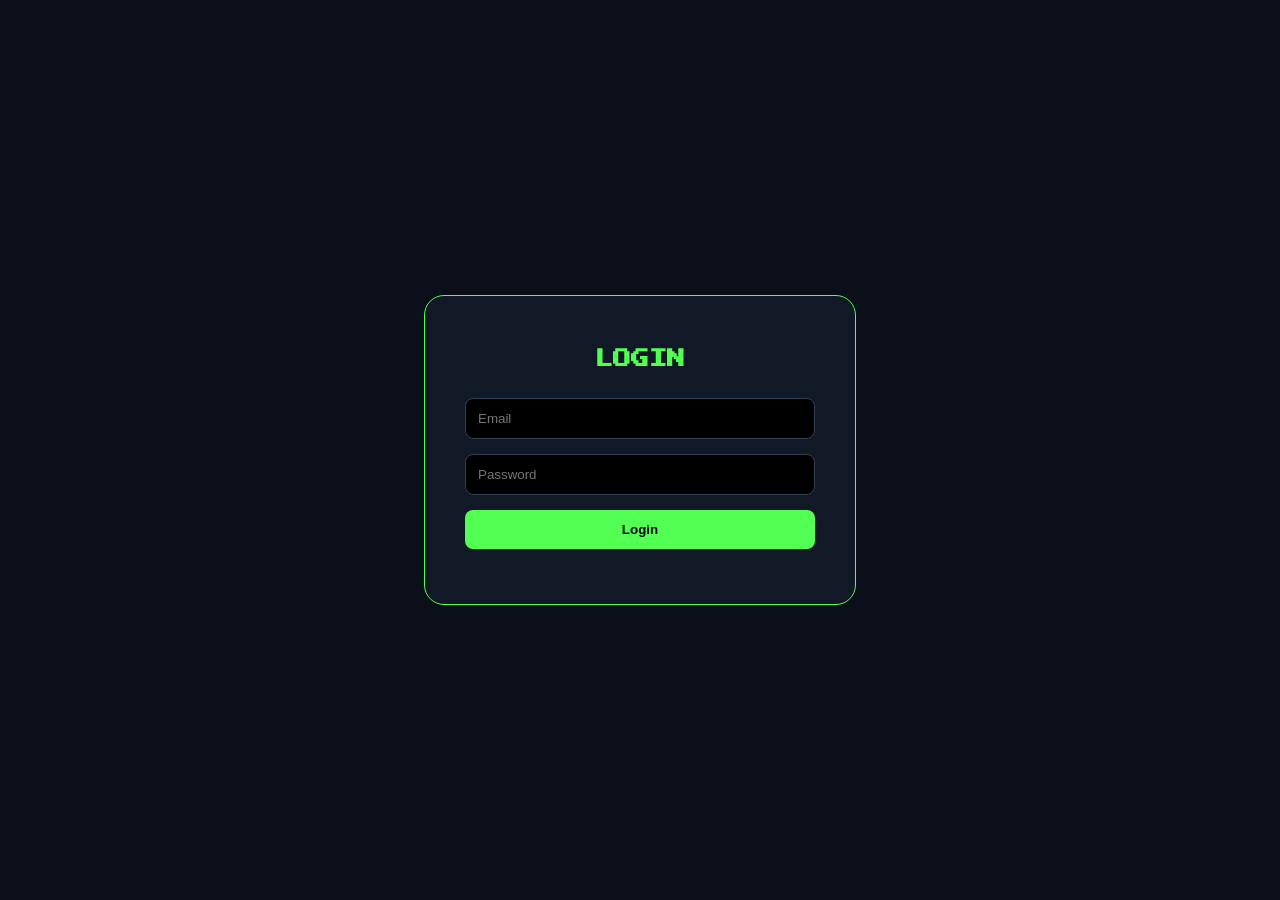
<file: login.html>
<!DOCTYPE html>
<html lang="en">
<head>
    <meta charset="UTF-8">
    <title>MineClub - Login</title>
    <style>
        @import url('https://fonts.googleapis.com/css2?family=Roboto:wght@400;700&family=Press+Start+2P&display=swap');
        body { margin: 0; background: #0b0f19; height: 100vh; display: flex; justify-content: center; align-items: center; font-family: 'Roboto', sans-serif; color: white; }
        .box { background: rgba(30, 41, 59, 0.4); padding: 40px; border-radius: 20px; border: 1px solid #52FF52; width: 350px; text-align: center; backdrop-filter: blur(10px); }
        .title { font-family: 'Press Start 2P', cursive; color: #52FF52; font-size: 18px; margin-bottom: 30px; }
        input { width: 100%; padding: 12px; margin-bottom: 15px; background: #000; border: 1px solid #334155; color: #fff; border-radius: 8px; box-sizing: border-box; outline: none; }
        .btn { width: 100%; background: #52FF52; color: #000; border: none; padding: 12px; border-radius: 8px; font-weight: bold; cursor: pointer; }
    </style>
</head>
<body>
    <div class="box">
        <h2 class="title">LOGIN</h2>
        <form id="loginForm">
            <input type="email" id="email" placeholder="Email" required>
            <input type="password" id="pass" placeholder="Password" required>
            <button type="submit" class="btn">Login</button>
        </form>
        <div id="status" style="margin-top:15px; font-size:12px;"></div>
    </div>

    <script>
        document.getElementById('loginForm').onsubmit = async function(e) {
            e.preventDefault();
            const email = document.getElementById('email').value;
            const pass = document.getElementById('pass').value;
            const res = await fetch("https://minecore2026-default-rtdb.firebaseio.com/accounts.json");
            const data = await res.json();
            
            let user = Object.values(data || {}).find(u => u.email === email && u.password === pass);
            
            if (user) {
                // حفظ البيانات في المتصفح للأبد (حتى يسوي Logout)
                localStorage.setItem('minecore_user', JSON.stringify(user));
                window.location.href = "index.html";
            } else {
                document.getElementById('status').innerText = "Wrong email or password!";
            }
        };
    </script>
</body>
</html>
</file>
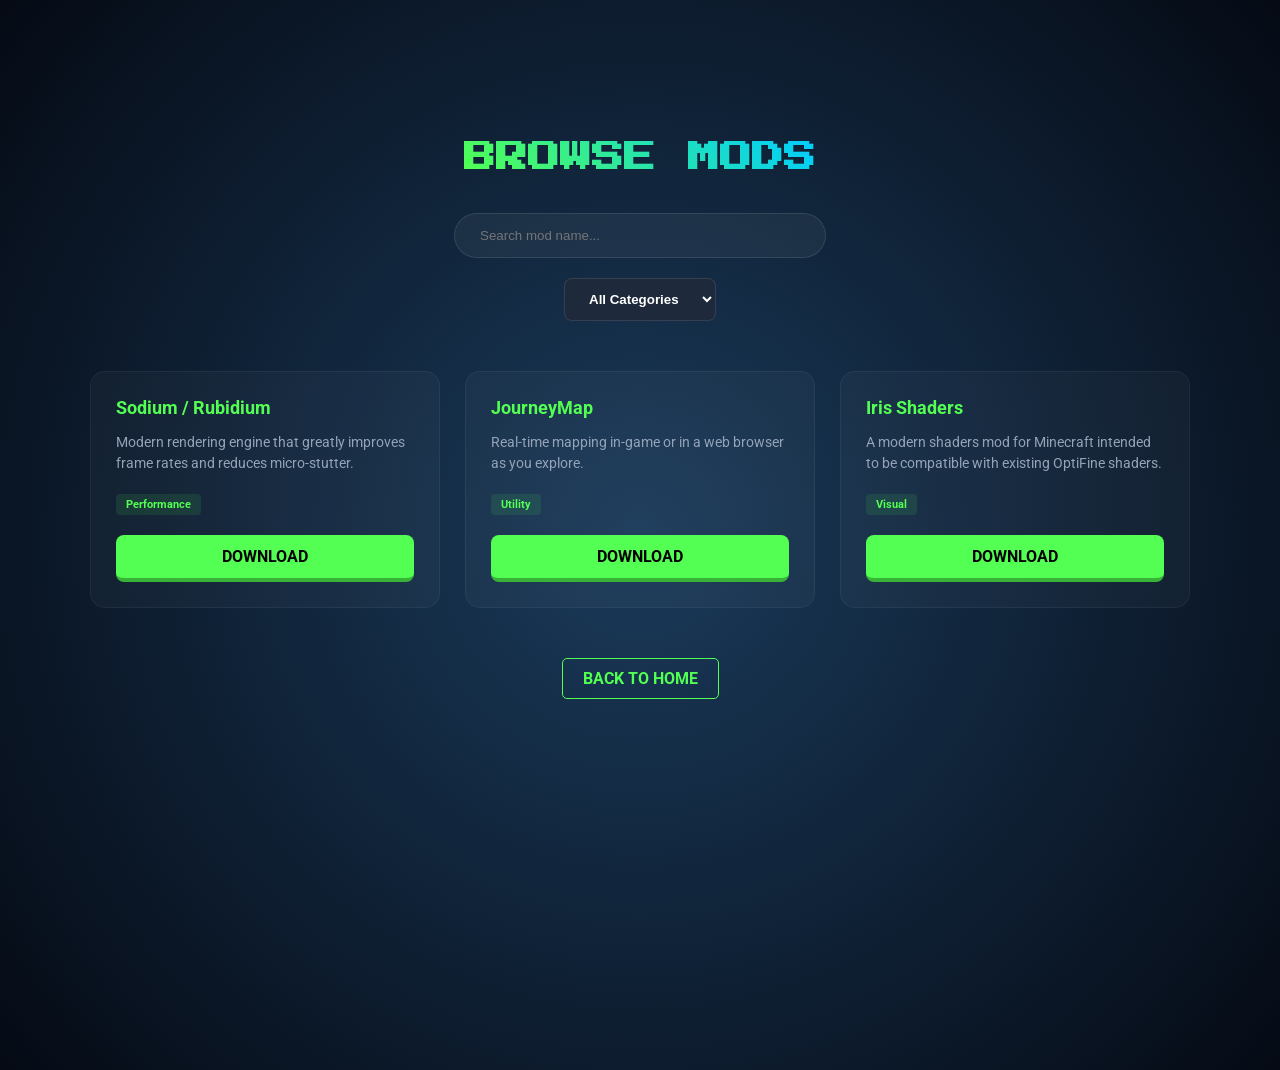
<file: mods.html>
<!DOCTYPE html>
<html lang="en">
<head>
    <meta charset="UTF-8">
    <meta name="viewport" content="width=device-width, initial-scale=1.0">
    <link rel="icon" type="image/png" href="./image.png">
    <title>MineClub - Mods</title>
    <link href="https://fonts.googleapis.com/css2?family=Roboto:wght@400;700&family=Press+Start+2P&display=swap" rel="stylesheet">
    
    <style>
        /* إعدادات عامة */
        body, html {
            margin: 0; padding: 0;
            background: #0b0f19; 
            color: white;
            font-family: 'Roboto', sans-serif;
            min-height: 100%;
            overflow-x: hidden;
        }

        /* الخلفية الزرقاء المتدرجة */
        .mods-page-wrapper {
            background: radial-gradient(circle, #1a3a5a 0%, #050a14 100%);
            min-height: 100vh;
            padding: 120px 20px 50px;
            display: flex;
            flex-direction: column;
            align-items: center;
        }

        /* عنوان الصفحة الرايق */
        .main-title {
            font-family: 'Press Start 2P', cursive;
            font-size: 2rem;
            background: linear-gradient(45deg, #52FF52, #00ccff);
            -webkit-background-clip: text;
            -webkit-text-fill-color: transparent;
            text-transform: uppercase;
            margin-bottom: 40px;
            text-align: center;
        }

        /* قسم البحث والفلاتر (نفس ستايل Resource Packs) */
        .filter-wrapper {
            display: flex;
            flex-direction: column;
            align-items: center;
            gap: 20px;
            margin-bottom: 50px;
            width: 100%;
        }

        .search-bar input { 
            width: 320px; 
            padding: 14px 25px; 
            border-radius: 50px; 
            border: 1px solid rgba(255,255,255,0.1); 
            background: rgba(255,255,255,0.05); 
            color: white; 
            outline: none; 
            transition: 0.3s;
            backdrop-filter: blur(10px);
        }

        .search-bar input:focus { 
            border-color: #52FF52; 
            box-shadow: 0 0 15px rgba(82, 255, 82, 0.3); 
        }

        .filter-select { 
            padding: 12px 20px; 
            border-radius: 8px; 
            background: #1e293b; 
            color: white; 
            border: 1px solid rgba(255,255,255,0.1); 
            outline: none; 
            margin: 0 5px;
            cursor: pointer;
            font-weight: bold;
        }

        /* شبكة المودات */
        .mods-grid {
            display: grid;
            grid-template-columns: repeat(auto-fill, minmax(300px, 1fr));
            gap: 25px;
            width: 100%;
            max-width: 1100px;
        }

        .mod-card {
            background: rgba(255, 255, 255, 0.03);
            border: 1px solid rgba(255,255,255,0.05);
            border-radius: 15px;
            padding: 25px;
            transition: 0.3s ease;
            position: relative;
            display: flex;
            flex-direction: column;
            justify-content: space-between;
        }

        .mod-card:hover {
            transform: translateY(-10px);
            border-color: #52FF52;
            background: rgba(82, 255, 82, 0.05);
            box-shadow: 0 15px 30px rgba(0,0,0,0.5);
        }

        .mod-card h3 {
            color: #52FF52;
            font-size: 18px;
            margin: 0 0 10px 0;
        }

        .mod-card p {
            font-size: 14px;
            color: #94a3b8;
            line-height: 1.5;
            margin-bottom: 20px;
        }

        .tag-row {
            display: flex;
            gap: 10px;
            margin-bottom: 20px;
        }

        .type-tag {
            background: rgba(82, 255, 82, 0.1);
            color: #52FF52;
            padding: 4px 10px;
            border-radius: 4px;
            font-size: 11px;
            font-weight: bold;
        }

        /* الأزرار 3D */
        .mc-button {
            text-decoration: none;
            background: #52FF52;
            color: #000;
            padding: 12px 25px;
            border-radius: 8px;
            font-weight: bold;
            border: none;
            border-bottom: 4px solid #38b338;
            cursor: pointer;
            transition: 0.2s;
            text-align: center;
        }

        .mc-button:active {
            transform: translateY(2px);
            border-bottom-width: 2px;
        }

        .back-home {
            margin-top: 50px;
            text-decoration: none;
            color: #52FF52;
            font-weight: bold;
            border: 1px solid #52FF52;
            padding: 10px 20px;
            border-radius: 5px;
            transition: 0.3s;
        }

        .back-home:hover {
            background: #52FF52;
            color: #000;
        }
    </style>
</head>
<body>

    <div class="mods-page-wrapper">
        <h1 class="main-title" id="mainTitle">BROWSE MODS</h1>

        <div class="filter-wrapper">
            <div class="search-bar">
                <input type="text" id="modSearch" placeholder="Search mod name...">
            </div>
            
            <div class="categories">
                <select id="categoryFilter" class="filter-select">
                    <option value="all">All Categories</option>
                    <option value="performance">Performance</option>
                    <option value="utility">Utility</option>
                    <option value="visual">Visual</option>
                </select>
            </div>
        </div>

        <main class="mods-grid" id="modsGrid">
            
            <div class="mod-card" data-category="performance">
                <div>
                    <h3>Sodium / Rubidium</h3>
                    <p>Modern rendering engine that greatly improves frame rates and reduces micro-stutter.</p>
                    <div class="tag-row">
                        <span class="type-tag">Performance</span>
                    </div>
                </div>
                <a href="#" class="mc-button">DOWNLOAD</a>
            </div>

            <div class="mod-card" data-category="utility">
                <div>
                    <h3>JourneyMap</h3>
                    <p>Real-time mapping in-game or in a web browser as you explore.</p>
                    <div class="tag-row">
                        <span class="type-tag">Utility</span>
                    </div>
                </div>
                <a href="#" class="mc-button">DOWNLOAD</a>
            </div>

            <div class="mod-card" data-category="visual">
                <div>
                    <h3>Iris Shaders</h3>
                    <p>A modern shaders mod for Minecraft intended to be compatible with existing OptiFine shaders.</p>
                    <div class="tag-row">
                        <span class="type-tag">Visual</span>
                    </div>
                </div>
                <a href="#" class="mc-button">DOWNLOAD</a>
            </div>

        </main>

        <a href="index.html" class="back-home">BACK TO HOME</a>
    </div>

    <script>
        const modSearch = document.getElementById('modSearch');
        const categoryFilter = document.getElementById('categoryFilter');
        const modCards = document.querySelectorAll('.mod-card');

        function filterMods() {
            const searchText = modSearch.value.toLowerCase();
            const categoryValue = categoryFilter.value;

            modCards.forEach(card => {
                const title = card.querySelector('h3').innerText.toLowerCase();
                const cardCategory = card.getAttribute('data-category');

                const matchesSearch = title.includes(searchText);
                const matchesCategory = categoryValue === 'all' || cardCategory === categoryValue;

                if (matchesSearch && matchesCategory) {
                    card.style.display = "flex";
                } else {
                    card.style.display = "none";
                }
            });
        }

        modSearch.addEventListener('input', filterMods);
        categoryFilter.addEventListener('change', filterMods);
    </script>
</body>
</html>
</file>
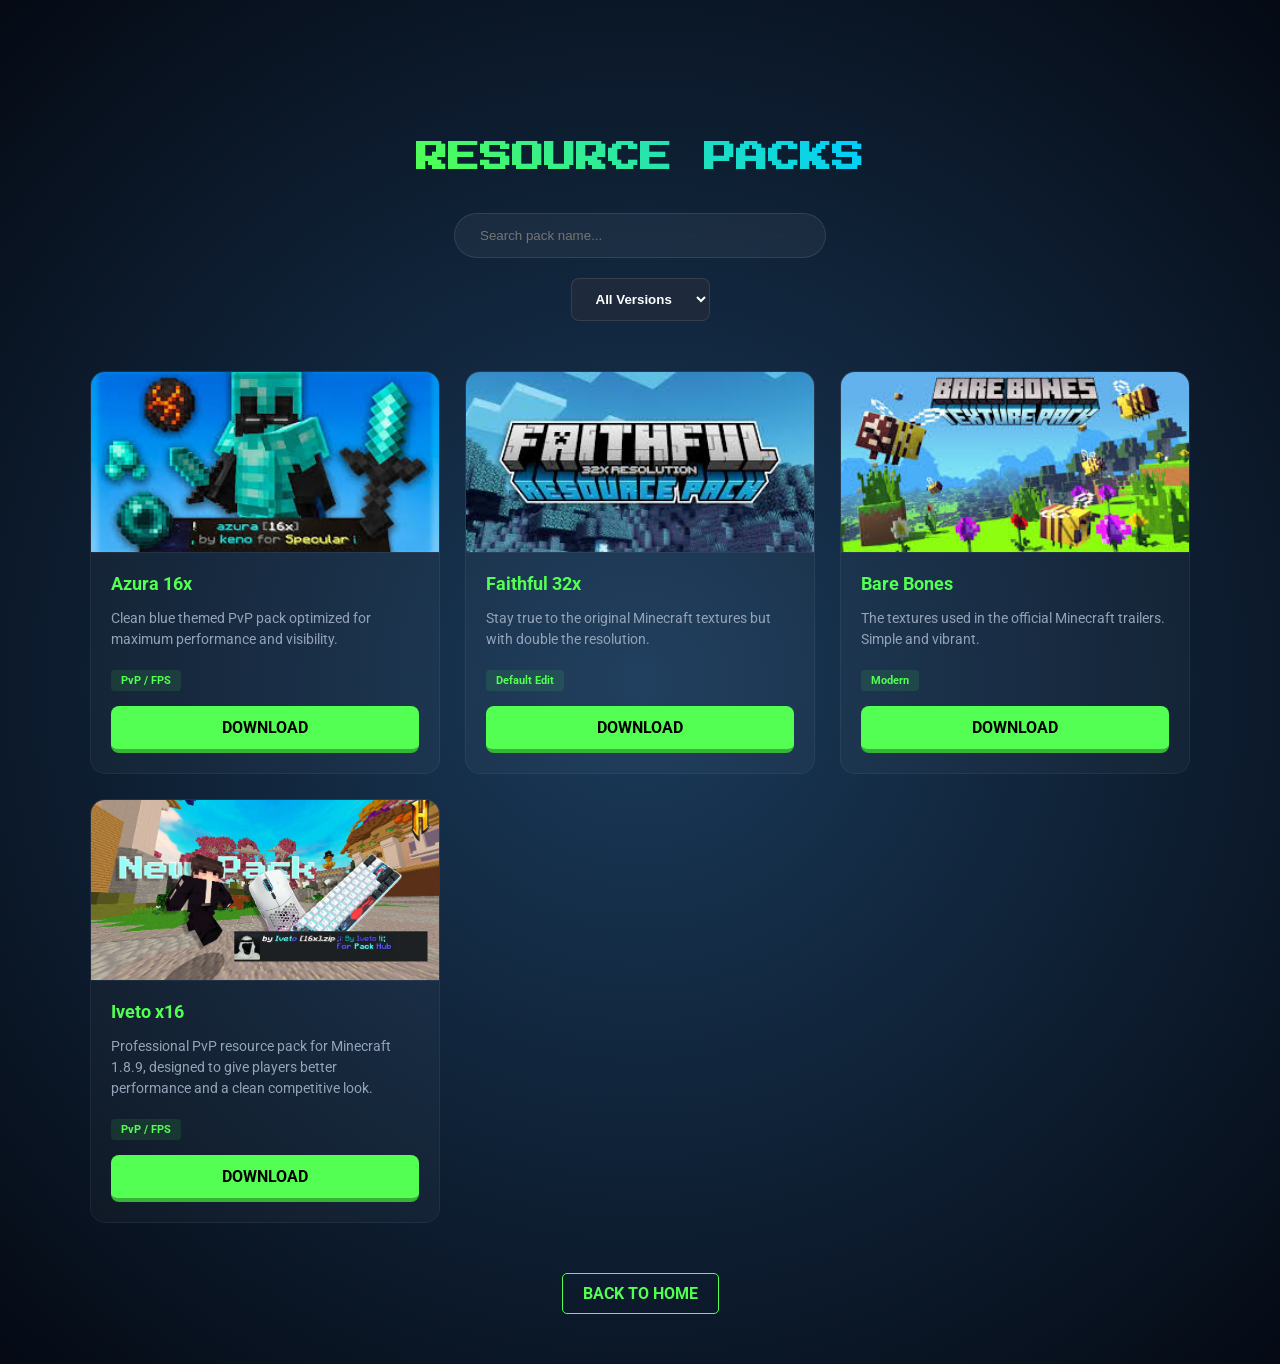
<file: resoursepacks.html>
<!DOCTYPE html>
<html lang="en">
<head>
    <meta charset="UTF-8">
    <meta name="viewport" content="width=device-width, initial-scale=1.0">
    <link rel="icon" type="image/png" href="./image.png">
    <title>MineClub - ResourcePacks</title>
    <link href="https://fonts.googleapis.com/css2?family=Roboto:wght@400;700&family=Press+Start+2P&display=swap" rel="stylesheet">
    
    <style>
        /* إعدادات عامة موحدة */
        body, html {
            margin: 0; padding: 0;
            background: #0b0f19; 
            color: white;
            font-family: 'Roboto', sans-serif;
            min-height: 100%;
            overflow-x: hidden;
        }

        /* الخلفية الزرقاء المتدرجة (نفس المودز واللوجين) */
        .page-wrapper {
            background: radial-gradient(circle, #1a3a5a 0%, #050a14 100%);
            min-height: 100vh;
            padding: 120px 20px 50px;
            display: flex;
            flex-direction: column;
            align-items: center;
        }

        /* عنوان الصفحة الرايق بالجراديانت الأخضر-الأزرق */
        .main-title {
            font-family: 'Press Start 2P', cursive;
            font-size: 2rem;
            background: linear-gradient(45deg, #52FF52, #00ccff);
            -webkit-background-clip: text;
            -webkit-text-fill-color: transparent;
            text-transform: uppercase;
            margin-bottom: 40px;
            text-align: center;
        }

        /* قسم البحث والفلاتر الموحد */
        .filter-wrapper {
            display: flex;
            flex-direction: column;
            align-items: center;
            gap: 20px;
            margin-bottom: 50px;
            width: 100%;
        }

        .search-bar input { 
            width: 320px; 
            padding: 14px 25px; 
            border-radius: 50px; 
            border: 1px solid rgba(255,255,255,0.1); 
            background: rgba(255,255,255,0.05); 
            color: white; 
            outline: none; 
            transition: 0.3s;
            backdrop-filter: blur(10px);
        }

        .search-bar input:focus { 
            border-color: #52FF52; 
            box-shadow: 0 0 15px rgba(82, 255, 82, 0.3); 
        }

        .filter-select { 
            padding: 12px 20px; 
            border-radius: 8px; 
            background: #1e293b; 
            color: white; 
            border: 1px solid rgba(255,255,255,0.1); 
            outline: none; 
            margin: 0 5px;
            cursor: pointer;
            font-weight: bold;
        }

        /* شبكة الكروت (نفس المودز) */
        .grid-container {
            display: grid;
            grid-template-columns: repeat(auto-fill, minmax(300px, 1fr));
            gap: 25px;
            width: 100%;
            max-width: 1100px;
        }

        /* تنسيق الكرت الجديد مع الصورة */
        .item-card {
            background: rgba(255, 255, 255, 0.03);
            border: 1px solid rgba(255,255,255,0.05);
            border-radius: 15px;
            transition: 0.3s ease;
            display: flex;
            flex-direction: column;
            overflow: hidden; /* لمنع تمدد الصورة خارج الحدود */
        }

        .item-card:hover {
            transform: translateY(-10px);
            border-color: #52FF52;
            background: rgba(82, 255, 82, 0.05);
            box-shadow: 0 15px 30px rgba(0,0,0,0.5);
        }

        /* حاوية الصورة */
        .item-img-holder {
            width: 100%;
            height: 180px; /* تحديد ارتفاع مناسب للصورة */
            overflow: hidden;
            border-bottom: 1px solid rgba(255,255,255,0.05);
        }

        .item-img {
            width: 100%;
            height: 100%;
            object-fit: cover; /* لملء الحاوية دون تغيير الأبعاد */
            transition: transform 0.5s ease;
        }

        .item-card:hover .item-img {
            transform: scale(1.1); /* تأثير زوم بسيط عند التمرير */
        }

        /* محتوى الكرت (النصوص والأزرار) */
        .item-content {
            padding: 20px;
            flex-grow: 1;
            display: flex;
            flex-direction: column;
            justify-content: space-between;
        }

        .item-card h3 {
            color: #52FF52;
            font-size: 18px;
            margin: 0 0 10px 0;
            font-family: 'Roboto', sans-serif;
            font-weight: bold;
        }

        .item-card p {
            font-size: 14px;
            color: #94a3b8;
            line-height: 1.5;
            margin-bottom: 20px;
        }

        /* التاج (الإصدار ونوع FPS) */
        .tags-wrapper {
            display: flex;
            gap: 10px;
            margin-bottom: 15px;
        }

        .type-tag {
            background: rgba(82, 255, 82, 0.1);
            color: #52FF52;
            padding: 4px 10px;
            border-radius: 4px;
            font-size: 11px;
            font-weight: bold;
        }

        /* الأزرار 3D الموحدة للأجهزة الضعيفة (2GB RAM) */
        .mc-button {
            text-decoration: none;
            background: #52FF52;
            color: #000;
            padding: 12px 25px;
            border-radius: 8px;
            font-weight: bold;
            border: none;
            border-bottom: 4px solid #38b338;
            cursor: pointer;
            transition: 0.2s;
            text-align: center;
        }

        .mc-button:active {
            transform: translateY(2px);
            border-bottom-width: 2px;
        }

        /* زر العودة للرئيسية */
        .back-home {
            margin-top: 50px;
            text-decoration: none;
            color: #52FF52;
            font-weight: bold;
            border: 1px solid #52FF52;
            padding: 10px 20px;
            border-radius: 5px;
            transition: 0.3s;
        }

        .back-home:hover {
            background: #52FF52;
            color: #000;
        }
    </style>
</head>
<body>

    <div class="page-wrapper">
        <h1 class="main-title">RESOURCE PACKS</h1>

        <div class="filter-wrapper">
            <div class="search-bar">
                <input type="text" id="packSearch" placeholder="Search pack name...">
            </div>
            
            <div class="categories">
                <select id="versionFilter" class="filter-select">
                    <option value="all">All Versions</option>
                    <option value="1.8.9">1.8.9</option>
                    <option value="1.12.2">1.12.2</option>
                    <option value="1.20.1">1.20.1</option>
                    <option value="1.21.11">1.21.11</option>
                </select>
            </div>
        </div>

        <main class="grid-container" id="packsGrid">
            
            <div class="item-card" data-version="1.8.9">
                <div class="item-img-holder">
                    <img src="./Azure16x.jpg" alt="Azure Pack" class="item-img">
                </div>
                <div class="item-content">
                    <div>
                        <h3>Azura 16x</h3>
                        <p>Clean blue themed PvP pack optimized for maximum performance and visibility.</p>
                        <div class="tags-wrapper">
                            <span class="type-tag">PvP / FPS</span>
                        </div>
                    </div>
                    <a href="blob:https://resourcepacks.gg/2141b0ed-ec18-42de-b818-e890400dc357" class="mc-button">DOWNLOAD</a>
                </div>
            </div>

            <div class="item-card" data-version="1.12.2">
                <div class="item-img-holder">
                    <img src="./Faithful32x.jpg" alt="Faithful Pack" class="item-img">
                </div>
                <div class="item-content">
                    <div>
                        <h3>Faithful 32x</h3>
                        <p>Stay true to the original Minecraft textures but with double the resolution.</p>
                        <div class="tags-wrapper">
                            <span class="type-tag">Default Edit</span>
                        </div>
                    </div>
                    <a href="https://cdn.modrinth.com/data/w0TnApzs/versions/c5sSDx7n/Faithful%2032x%20-%201.21.11.zip" class="mc-button">DOWNLOAD</a>
                </div>
            </div>

            <div class="item-card" data-version="1.21.11">
                <div class="item-img-holder">
                    <img src="./BareBones.jpg" alt="Bare Bones Pack" class="item-img">
                </div>
                <div class="item-content">
                    <div>
                        <h3>Bare Bones</h3>
                        <p>The textures used in the official Minecraft trailers. Simple and vibrant.</p>
                        <div class="tags-wrapper">
                            <span class="type-tag">Modern</span>
                        </div>
                    </div>
                    <a href="#" class="mc-button">DOWNLOAD</a>
                </div>
            </div>
            <div class="item-card" data-version="1.8.9">
                <div class="item-img-holder">
                    <img src="./banner.png" alt="Iveto x16" class="item-img">
                </div>
                <div class="item-content">
                    <div>
                        <h3>Iveto x16</h3>
                        <p>Professional PvP resource pack for Minecraft 1.8.9, designed to give players better performance and a clean competitive look.</p>
                        <div class="tags-wrapper">
                            <span class="type-tag">PvP / FPS</span>
                        </div>
                    </div>
                    <a href="https://pvprp.com/assets/packs/Iveto/17894/zip/f%C2%A7l%C2%A7oby%20%C2%A7b%C2%A7l%C2%A7oIvet%C2%A79%C2%A7l%C2%A7oo%20%C2%A7f%C2%A7l%C2%A7o[16x].zip?d=2026-04-18%2009:34:18" class="mc-button">DOWNLOAD</a>
                </div>
            </div>

        </main>

        <a href="index.html" class="back-home">BACK TO HOME</a>
    </div>

    <script>
        const packSearch = document.getElementById('packSearch');
        const versionFilter = document.getElementById('versionFilter');
        const packCards = document.querySelectorAll('.item-card');

        function filterItems() {
            const searchText = packSearch.value.toLowerCase();
            const versionValue = versionFilter.value;

            packCards.forEach(card => {
                // البحث في العنوان لتوافق الرام الضعيفة (2GB)
                const title = card.querySelector('h3').innerText.toLowerCase();
                const cardVersion = card.getAttribute('data-version');

                const matchesSearch = title.includes(searchText);
                const matchesVersion = versionValue === 'all' || cardVersion === versionValue;

                // تحسين الأداء: استخدام display بدلاً من opacity للأنيميشن
                if (matchesSearch && matchesVersion) {
                    card.style.display = "flex";
                } else {
                    card.style.display = "none";
                }
            });
        }

        packSearch.addEventListener('input', filterItems);
        versionFilter.addEventListener('change', filterItems);
    </script>
</body>
</html>
</file>
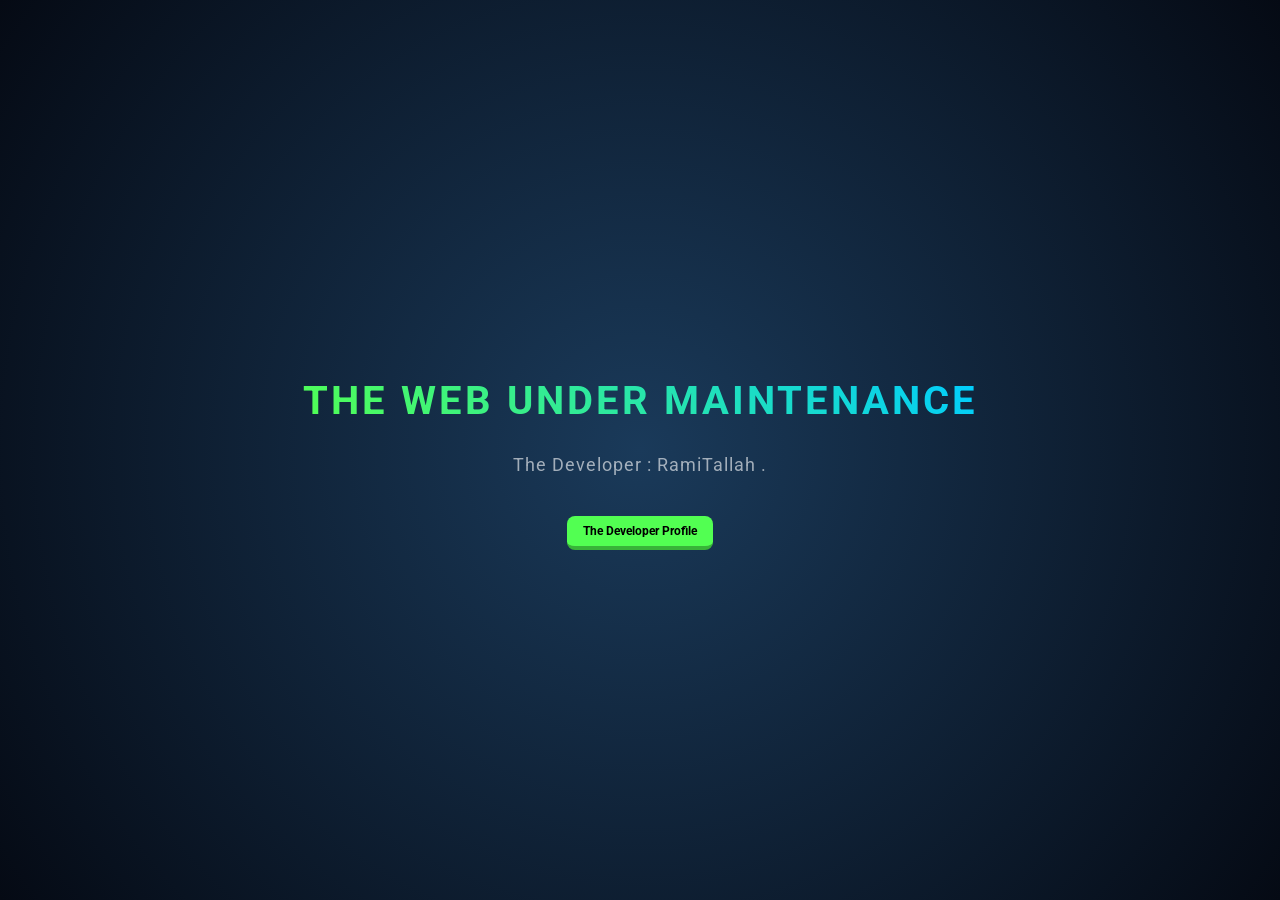
<file: under.html>
<!DOCTYPE html>
<html lang="en">
<head>
    <meta charset="UTF-8">
    <meta name="viewport" content="width=device-width, initial-scale=1.0">
    <title>MineClub - Under Maintenance</title>
    <link rel="icon" type="image/png" href="./image.png">
    <link rel="stylesheet" href="style.css">
</head>
<body>
    <style>
        /* تعديلات خاصة بهذه الصفحة لجعل الكتابة "رايقة" */
        .content-body {
            display: flex;
            flex-direction: column;
            justify-content: center;
            align-items: center;
            height: 100vh;
            text-align: center;
            background: radial-gradient(circle, #1a3a5a 0%, #050a14 100%); /* نفس الثيم الأزرق */
        }

        /* كيف تغير لون الكتابة وتخليها فخمة */
        .cool-text {
            font-family: 'Roboto', sans-serif;
            font-size: 2.5rem;
            font-weight: 700;
            /* لون متدرج للكتابة (Gradient Text) */
            background: linear-gradient(45deg, #52FF52, #00ccff);
            -webkit-background-clip: text;
            -webkit-text-fill-color: transparent;
            
            letter-spacing: 3px; /* تباعد الحروف يخليها رايقة */
            text-transform: uppercase;
            margin-bottom: 10px;
            opacity: 0; /* للأنيميشن */
            transform: translateY(20px);
        }

        .sub-text {
            color: rgba(255, 255, 255, 0.6);
            font-size: 1.1rem;
            letter-spacing: 1px;
            max-width: 600px;
            line-height: 1.6;
        }
    </style>
<div class="content-body">
    <h1 class="cool-text" id="mainTitle">The Web Under Maintenance</h1>
    <p class="sub-text">The Developer : RamiTallah </> .</p>
    <br>
    <a href="https://guns.lol/demonxx" class="mc-button small">The Developer Profile</a>
</div>
<script>

    document.addEventListener('DOMContentLoaded', () => {
        const title = document.getElementById('mainTitle');

        // أنيميشن بسيط يخلي الكتابة تظهر بشكل ناعم
        setTimeout(() => {
            title.style.transition = "all 1s ease";
            title.style.opacity = "1";
            title.style.transform = "translateY(0)";
        }, 300);

        // وظيفة لتغيير اللون برمجياً إذا حبيت مستقبلاً
        function changeTextColor(color) {
            title.style.background = color;
            title.style.webkitBackgroundClip = "text";
        }
        
        // مثال: تغيير اللون عند الضغط (اختياري)
        title.addEventListener('click', () => {
            title.style.filter = "hue-rotate(90deg)";
        });
    });
</script>
</body>
</html>
</file>
<file: style.css>
/* استيراد الخطوط */
@import url('https://fonts.googleapis.com/css2?family=Roboto:wght@400;700&family=Press+Start+2P&display=swap');

/* إعدادات عامة */
body, html {
    margin: 0; padding: 0;
    background: #0b0f19; color: white;
    font-family: 'Roboto', sans-serif;
    overflow-x: hidden;
    height: 100%;
}

body.scroll-disabled { overflow: hidden; }
body.scroll-enabled { overflow-y: auto; }

/* 1. شاشة الدخول (Splash Screen) */
#splash-screen {
    position: fixed; width: 100%; height: 100vh;
    background: radial-gradient(circle, #1a3a5a 0%, #050a14 100%);
    display: flex; flex-direction: column; justify-content: center; align-items: center;
    z-index: 9999; transition: 0.8s;
}

.entrance-logo { width: 150px; filter: drop-shadow(0 0 20px #52FF52); animation: zoomIn 1.2s forwards; }
.splash-text { font-family: 'Press Start 2P', cursive; font-size: 20px; margin: 20px 0; color: white; }

.loader-container { width: 250px; height: 8px; background: rgba(255,255,255,0.1); border-radius: 10px; margin-bottom: 20px; overflow: hidden; }
.loader-bar { width: 45%; height: 100%; background: #52FF52; box-shadow: 0 0 15px #52FF52; }

#enter-btn { 
    background: transparent; border: 2px solid #52FF52; color: #52FF52; 
    padding: 12px 30px; font-family: 'Press Start 2P', cursive; font-size: 12px; 
    cursor: pointer; border-radius: 5px; transition: 0.3s;
}
#enter-btn:hover { background: #52FF52; color: #000; box-shadow: 0 0 20px #52FF52; }
.ghost-text { color: rgba(255,255,255,0.1); font-size: 10px; margin-top: 10px; }

/* 2. الهيدر (Header) */
.main-header {
    width: 90%; max-width: 1100px; display: flex; justify-content: space-between; align-items: center;
    background: rgba(255, 255, 255, 0.03); backdrop-filter: blur(15px);
    padding: 12px 30px; position: fixed; top: 25px; left: 50%; transform: translateX(-50%);
    z-index: 1000; border-radius: 100px; border: 1px solid rgba(255, 255, 255, 0.1);
}
.site-logo { width: 40px; filter: drop-shadow(0 0 5px #52FF52); }
.logo-text { font-family: 'Press Start 2P', cursive; font-size: 14px; color: #52FF52; }
.nav-links { display: flex; gap: 20px; }
.nav-item { color: white; text-decoration: none; font-weight: bold; font-size: 13px; transition: 0.3s; }
.nav-item:hover { color: #52FF52; }

/* 3. القسم الرئيسي (Hero Section) */
.hero-section { height: 100vh; display: flex; justify-content: center; align-items: center; text-align: center; }
.hero-title { font-family: 'Press Start 2P', cursive; font-size: 2rem; margin-bottom: 20px; }
.hero-subtitle { font-size: 1.1rem; color: #cbd5e1; margin-bottom: 30px; }

/* الأزرار بنمط 3D */
.mc-button { 
    text-decoration: none; background: #52FF52; color: #000; padding: 12px 30px; 
    border-radius: 8px; font-weight: bold; border-bottom: 4px solid #38b338; transition: 0.2s;
    display: inline-block; cursor: pointer; border-top:none; border-left:none; border-right:none;
}
.mc-button:active { transform: translateY(2px); border-bottom-width: 2px; }
.mc-button.outline { background: transparent; border: 2px solid #52FF52; color: #52FF52; margin-left: 15px; border-bottom: 4px solid #38b338; }
.mc-button.small { padding: 8px 16px; font-size: 12px; }

/* 4. صفحة الموارد (Resource Packs Page) */
.packs-page { background: #0b0f19; padding-top: 120px; }
.page-header { text-align: center; margin-bottom: 50px; }
.main-title { font-family: 'Press Start 2P', cursive; font-size: 1.8rem; color: #52FF52; margin-bottom: 30px; }

/* الفلاتر والبحث */
.filter-wrapper { display: flex; flex-direction: column; align-items: center; gap: 20px; }
.search-bar input { 
    width: 300px; padding: 12px 20px; border-radius: 50px; border: 1px solid rgba(255,255,255,0.1); 
    background: rgba(255,255,255,0.05); color: white; outline: none; transition: 0.3s;
}
.search-bar input:focus { border-color: #52FF52; box-shadow: 0 0 10px rgba(82, 255, 82, 0.2); }
.filter-select { 
    padding: 10px; border-radius: 5px; background: #1e293b; color: white; 
    border: 1px solid rgba(255,255,255,0.1); outline: none; margin: 0 5px;
}

/* شبكة الكروت */
.packs-container { max-width: 1200px; margin: 0 auto; padding: 0 20px 50px; }
.cards-grid { display: grid; grid-template-columns: repeat(auto-fill, minmax(280px, 1fr)); gap: 25px; }

.pack-card { 
    background: #151f2e; border-radius: 15px; overflow: hidden; 
    border: 1px solid rgba(255,255,255,0.05); transition: 0.3s; position: relative;
    display: flex; flex-direction: column;
}
.pack-card:hover { transform: translateY(-10px); border-color: #52FF52; box-shadow: 0 10px 30px rgba(0,0,0,0.5); }

.pack-img-holder { position: relative; height: 160px; overflow: hidden; }
.pack-img { width: 100%; height: 100%; object-fit: cover; transition: 0.5s; }
.pack-card:hover .pack-img { scale: 1.1; }
.pack-badge { position: absolute; top: 10px; left: 10px; background: #52FF52; color: #000; padding: 4px 8px; border-radius: 4px; font-weight: bold; font-size: 10px; }

.pack-content { padding: 20px; text-align: left; }
.pack-content h3 { margin: 0 0 10px; font-size: 18px; color: #52FF52; }
.pack-content p { font-size: 14px; color: #94a3b8; margin-bottom: 15px; line-height: 1.4; }
.type-tag { display: inline-block; background: rgba(82, 255, 82, 0.1); color: #52FF52; padding: 4px 10px; border-radius: 4px; font-size: 11px; margin-bottom: 15px; }

/* 5. نظام اللوجين (Login System) */
.login-page { background: radial-gradient(circle, #1a3a5a 0%, #050a14 100%); display: flex; justify-content: center; align-items: center; height: 100vh; }
.login-container { background: rgba(255, 255, 255, 0.05); padding: 40px; border-radius: 15px; border: 1px solid rgba(82, 255, 82, 0.2); width: 350px; text-align: center; backdrop-filter: blur(10px); }
.login-box h2 { font-family: 'Press Start 2P', cursive; font-size: 16px; color: #52FF52; margin-bottom: 30px; }
.input-group { text-align: left; margin-bottom: 20px; }
.input-group label { display: block; font-size: 11px; margin-bottom: 8px; color: #52FF52; font-family: 'Press Start 2P', cursive; }
.input-group input { width: 100%; background: rgba(0,0,0,0.3); border: 1px solid rgba(255,255,255,0.1); padding: 12px; color: white; border-radius: 5px; box-sizing: border-box; }
.input-group input:focus { border-color: #52FF52; outline: none; }
.back-btn { position: absolute; top: 30px; left: 30px; color: white; text-decoration: none; font-weight: bold; }

/* الأنيميشن */
@keyframes zoomIn { from { transform: scale(0.5); opacity: 0; } to { transform: scale(1); opacity: 1; } }
.fade-out { opacity: 0; pointer-events: none; }
.fade-in { animation: fadeIn 0.8s forwards; }
@keyframes fadeIn { from { opacity: 0; } to { opacity: 1; } }
.hidden { display: none; }
</file>
